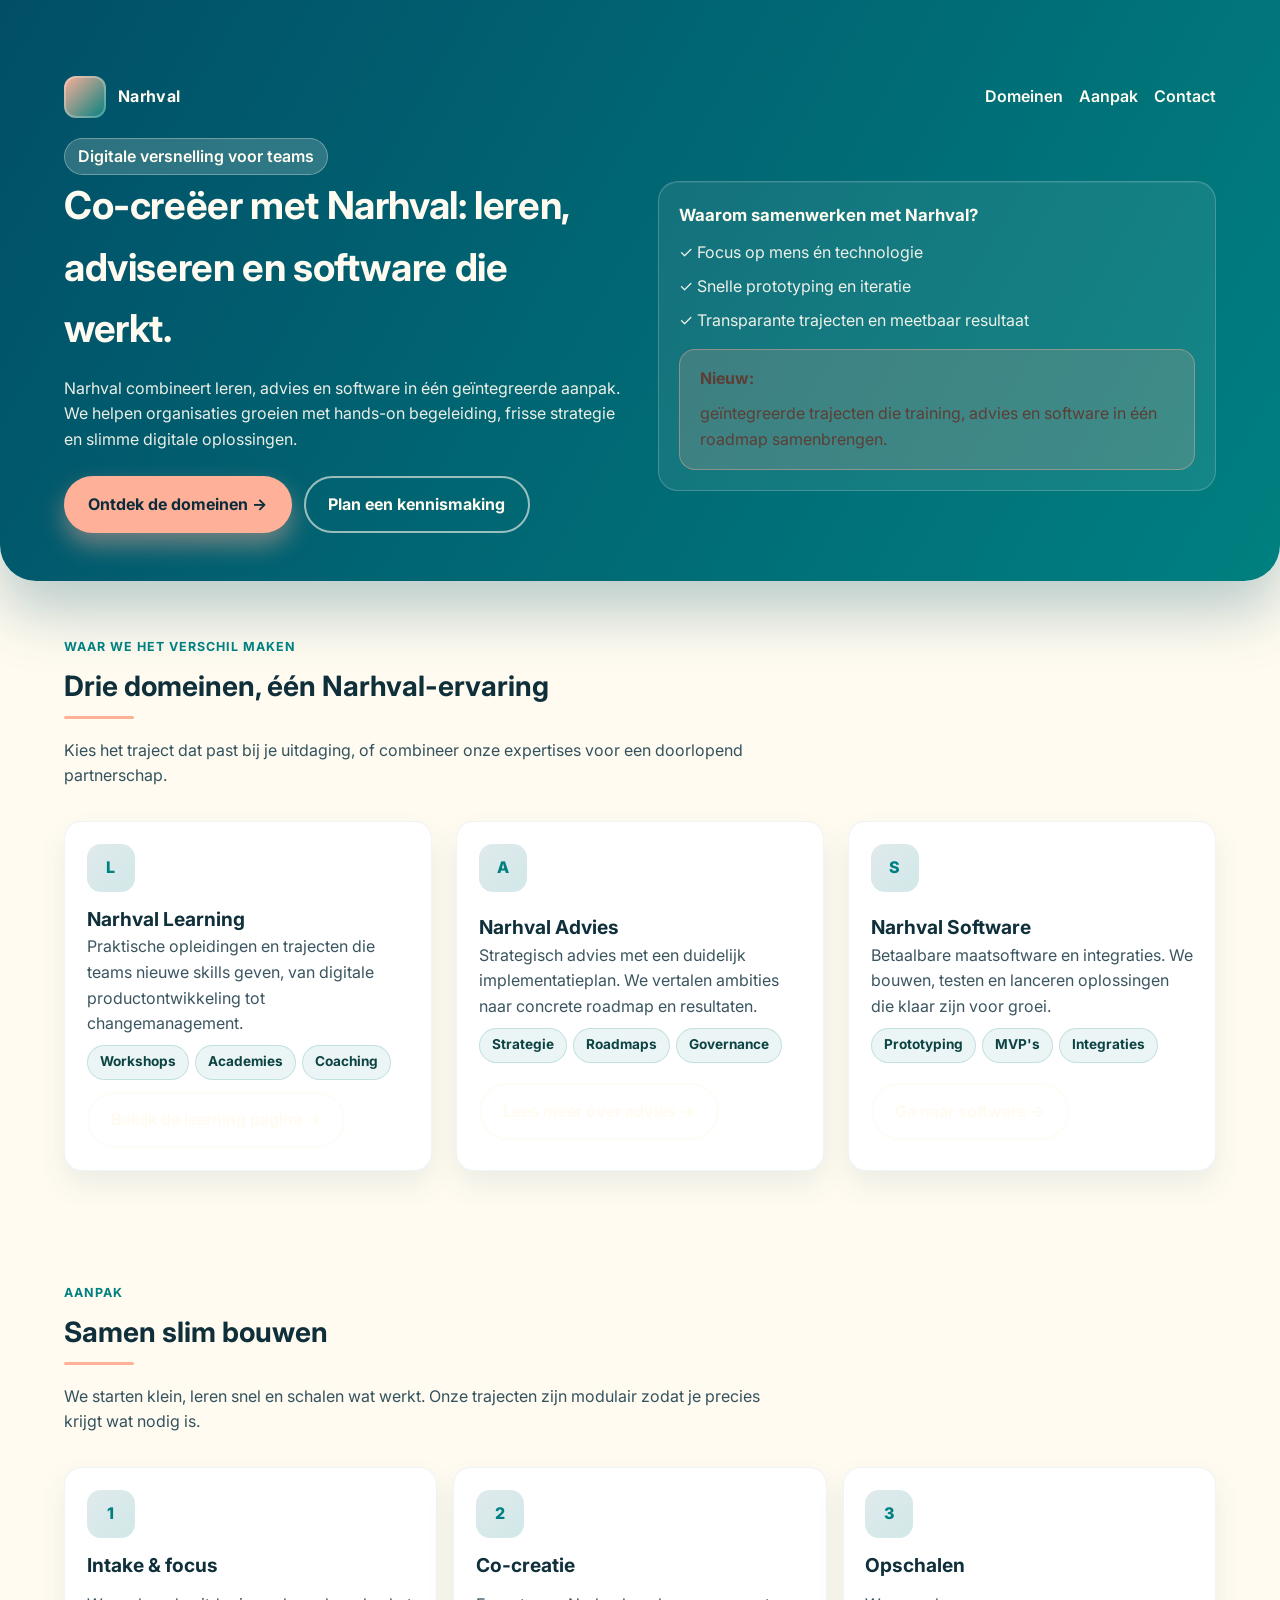
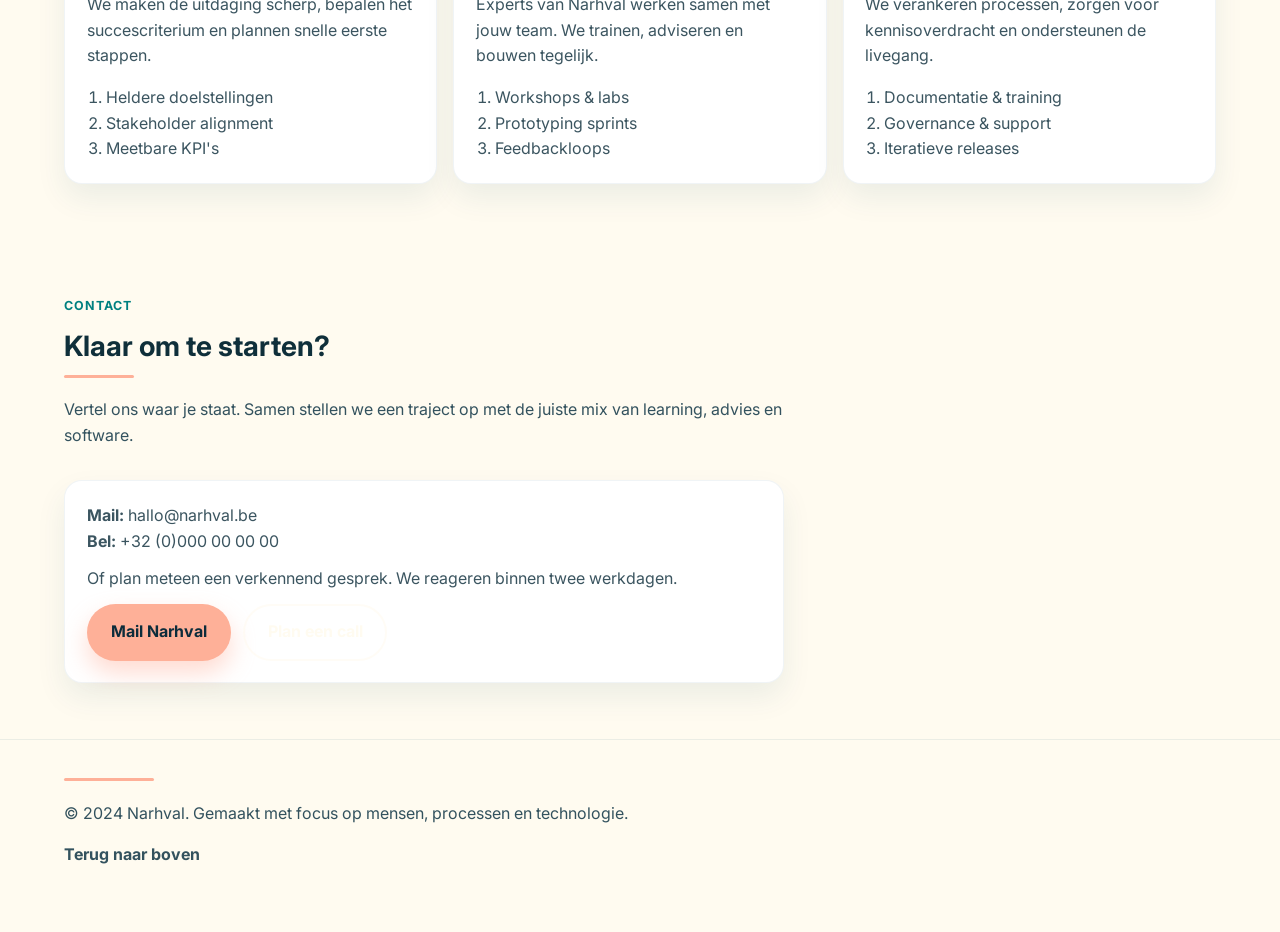
<file: index.html>
<!doctype html>
<html lang="nl">
<head>
  <meta charset="utf-8" />
  <meta name="viewport" content="width=device-width, initial-scale=1" />
  <title>Narhval | Learning, Advies & Software</title>
  <link rel="preconnect" href="https://fonts.googleapis.com">
  <link rel="preconnect" href="https://fonts.gstatic.com" crossorigin>
  <link href="https://fonts.googleapis.com/css2?family=Inter:wght@400;600;700&display=swap" rel="stylesheet">
  <link rel="stylesheet" href="style.css" />
</head>
<body>
  <header class="gradient-hero">
    <div class="container">
      <nav class="navbar">
        <div class="brand">
          <div class="brand-mark" aria-hidden="true"></div>
          <span>Narhval</span>
        </div>
        <div class="nav-links">
          <a href="#domeinen">Domeinen</a>
          <a href="#aanpak">Aanpak</a>
          <a href="#contact">Contact</a>
        </div>
      </nav>

      <div class="hero-grid">
        <div class="hero-content">
          <div class="badge">Digitale versnelling voor teams</div>
          <h1>Co-creëer met Narhval: leren, adviseren en software die werkt.</h1>
          <p>Narhval combineert leren, advies en software in één geïntegreerde aanpak. We helpen organisaties groeien met hands-on begeleiding, frisse strategie en slimme digitale oplossingen.</p>
          <div class="hero-actions">
            <a class="btn btn-primary" href="#domeinen">Ontdek de domeinen →</a>
            <a class="btn btn-secondary" href="#contact">Plan een kennismaking</a>
          </div>
        </div>
        <div class="hero-panel">
          <h3>Waarom samenwerken met Narhval?</h3>
          <ul>
            <li>✓ Focus op mens én technologie</li>
            <li>✓ Snelle prototyping en iteratie</li>
            <li>✓ Transparante trajecten en meetbaar resultaat</li>
          </ul>
          <div class="highlight-strip" style="margin-top: 1rem;">
            <strong>Nieuw:</strong> geïntegreerde trajecten die training, advies en software in één roadmap samenbrengen.
          </div>
        </div>
      </div>
    </div>
  </header>

  <main>
    <section class="section" id="domeinen">
      <div class="container">
        <div class="section-header">
          <div class="section-kicker">Waar we het verschil maken</div>
          <h2 class="section-title">Drie domeinen, één Narhval-ervaring</h2>
          <p class="section-description">Kies het traject dat past bij je uitdaging, of combineer onze expertises voor een doorlopend partnerschap.</p>
        </div>

        <div class="card-grid">
          <article class="card">
            <div class="card-icon" aria-hidden="true">L</div>
            <div>
              <h3>Narhval Learning</h3>
              <p>Praktische opleidingen en trajecten die teams nieuwe skills geven, van digitale productontwikkeling tot changemanagement.</p>
              <ul class="tag-list">
                <li class="tag">Workshops</li>
                <li class="tag">Academies</li>
                <li class="tag">Coaching</li>
              </ul>
            </div>
            <div>
              <a class="btn btn-secondary" href="learning.html">Bekijk de learning pagina →</a>
            </div>
          </article>

          <article class="card">
            <div class="card-icon" aria-hidden="true">A</div>
            <div>
              <h3>Narhval Advies</h3>
              <p>Strategisch advies met een duidelijk implementatieplan. We vertalen ambities naar concrete roadmap en resultaten.</p>
              <ul class="tag-list">
                <li class="tag">Strategie</li>
                <li class="tag">Roadmaps</li>
                <li class="tag">Governance</li>
              </ul>
            </div>
            <div>
              <a class="btn btn-secondary" href="advies.html">Lees meer over advies →</a>
            </div>
          </article>

          <article class="card">
            <div class="card-icon" aria-hidden="true">S</div>
            <div>
              <h3>Narhval Software</h3>
              <p>Betaalbare maatsoftware en integraties. We bouwen, testen en lanceren oplossingen die klaar zijn voor groei.</p>
              <ul class="tag-list">
                <li class="tag">Prototyping</li>
                <li class="tag">MVP's</li>
                <li class="tag">Integraties</li>
              </ul>
            </div>
            <div>
              <a class="btn btn-secondary" href="software.html">Ga naar software →</a>
            </div>
          </article>
        </div>
      </div>
    </section>

    <section class="section" id="aanpak">
      <div class="container">
        <div class="section-header">
          <div class="section-kicker">Aanpak</div>
          <h2 class="section-title">Samen slim bouwen</h2>
          <p class="section-description">We starten klein, leren snel en schalen wat werkt. Onze trajecten zijn modulair zodat je precies krijgt wat nodig is.</p>
        </div>

        <div class="detail-grid">
          <article class="card">
            <div class="card-icon" aria-hidden="true">1</div>
            <h3>Intake & focus</h3>
            <p>We maken de uitdaging scherp, bepalen het succescriterium en plannen snelle eerste stappen.</p>
            <ol class="feature-list">
              <li>Heldere doelstellingen</li>
              <li>Stakeholder alignment</li>
              <li>Meetbare KPI's</li>
            </ol>
          </article>
          <article class="card">
            <div class="card-icon" aria-hidden="true">2</div>
            <h3>Co-creatie</h3>
            <p>Experts van Narhval werken samen met jouw team. We trainen, adviseren en bouwen tegelijk.</p>
            <ol class="feature-list">
              <li>Workshops & labs</li>
              <li>Prototyping sprints</li>
              <li>Feedbackloops</li>
            </ol>
          </article>
          <article class="card">
            <div class="card-icon" aria-hidden="true">3</div>
            <h3>Opschalen</h3>
            <p>We verankeren processen, zorgen voor kennisoverdracht en ondersteunen de livegang.</p>
            <ol class="feature-list">
              <li>Documentatie & training</li>
              <li>Governance & support</li>
              <li>Iteratieve releases</li>
            </ol>
          </article>
        </div>
      </div>
    </section>

    <section class="section" id="contact">
      <div class="container">
        <div class="section-header">
          <div class="section-kicker">Contact</div>
          <h2 class="section-title">Klaar om te starten?</h2>
          <p class="section-description">Vertel ons waar je staat. Samen stellen we een traject op met de juiste mix van learning, advies en software.</p>
        </div>

        <div class="card" style="max-width: 720px;">
          <p><strong>Mail:</strong> hallo@narhval.be<br><strong>Bel:</strong> +32 (0)000 00 00 00</p>
          <p>Of plan meteen een verkennend gesprek. We reageren binnen twee werkdagen.</p>
          <div class="hero-actions">
            <a class="btn btn-primary" href="mailto:hallo@narhval.be">Mail Narhval</a>
            <a class="btn btn-secondary" href="#">Plan een call</a>
          </div>
        </div>
      </div>
    </section>
  </main>

  <footer class="footer">
    <div class="container">
      <div class="section-divider"></div>
      <p>© 2024 Narhval. Gemaakt met focus op mensen, processen en technologie.</p>
      <p><a href="#domeinen">Terug naar boven</a></p>
    </div>
  </footer>
</body>
</html>
</file>
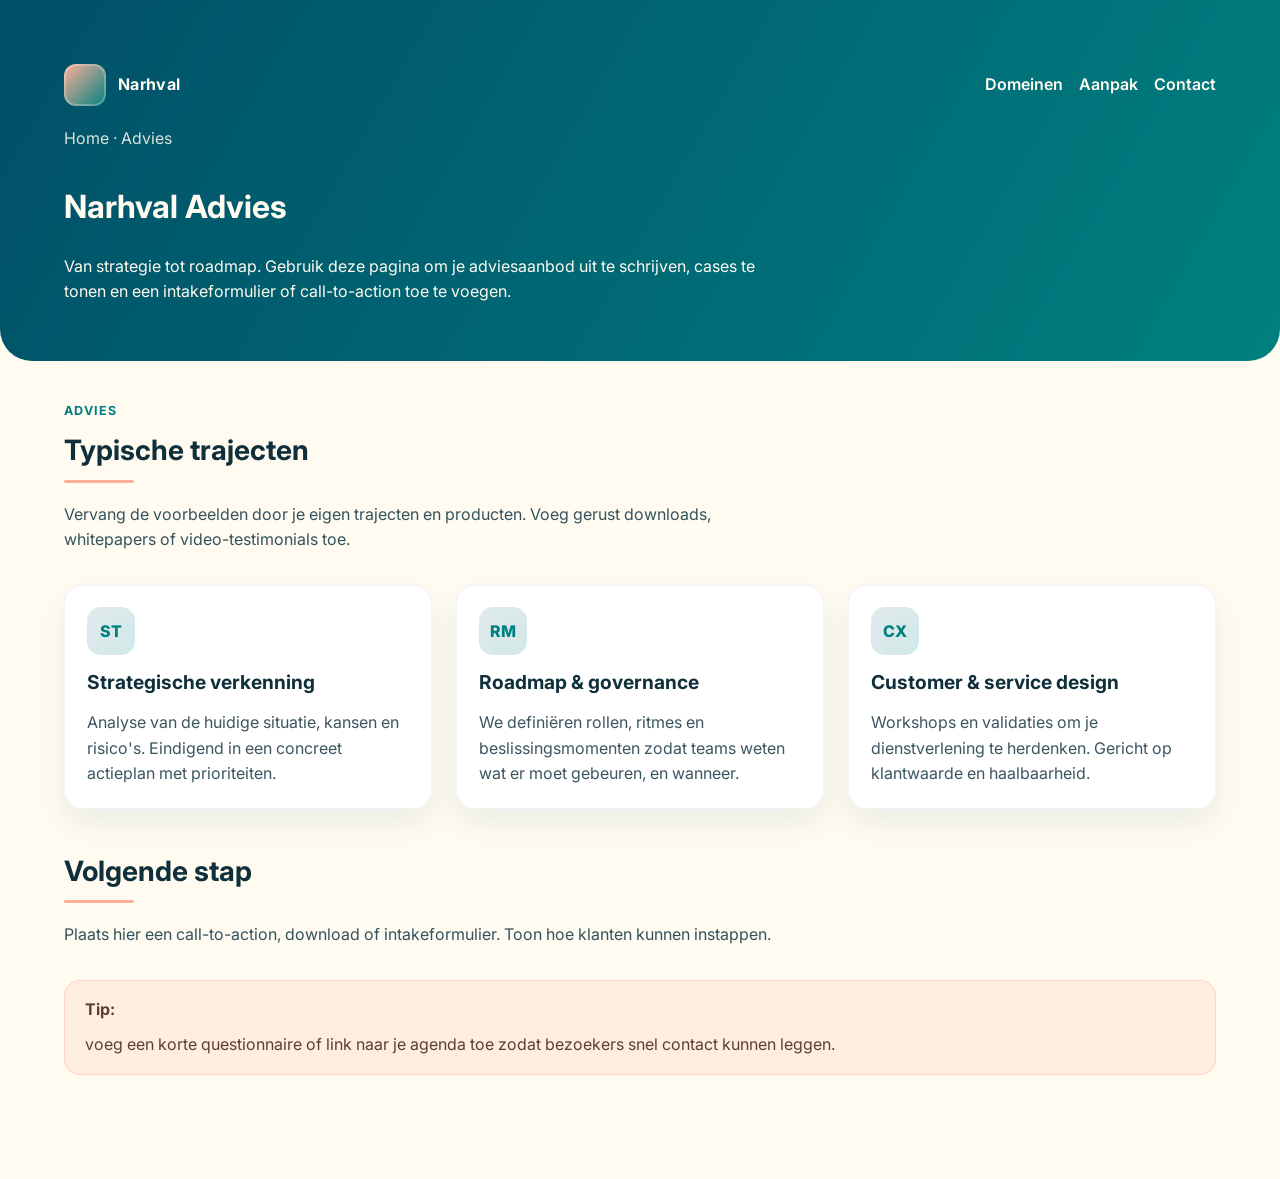
<file: advies.html>
<!doctype html>
<html lang="nl">
<head>
  <meta charset="utf-8" />
  <meta name="viewport" content="width=device-width, initial-scale=1" />
  <title>Narhval Advies</title>
  <link rel="preconnect" href="https://fonts.googleapis.com">
  <link rel="preconnect" href="https://fonts.gstatic.com" crossorigin>
  <link href="https://fonts.googleapis.com/css2?family=Inter:wght@400;600;700&display=swap" rel="stylesheet">
  <link rel="stylesheet" href="style.css" />
</head>
<body>
  <header class="subpage-hero">
    <div class="container">
      <nav class="navbar">
        <div class="brand">
          <div class="brand-mark" aria-hidden="true"></div>
          <span>Narhval</span>
        </div>
        <div class="nav-links">
          <a href="index.html#domeinen">Domeinen</a>
          <a href="index.html#aanpak">Aanpak</a>
          <a href="index.html#contact">Contact</a>
        </div>
      </nav>

      <div class="breadcrumb">Home · Advies</div>
      <h1>Narhval Advies</h1>
      <p style="max-width: 720px;">Van strategie tot roadmap. Gebruik deze pagina om je adviesaanbod uit te schrijven, cases te tonen en een intakeformulier of call-to-action toe te voegen.</p>
    </div>
  </header>

  <main class="subpage-content">
    <div class="container">
      <div class="section-header">
        <div class="section-kicker">Advies</div>
        <h2 class="section-title">Typische trajecten</h2>
        <p class="section-description">Vervang de voorbeelden door je eigen trajecten en producten. Voeg gerust downloads, whitepapers of video-testimonials toe.</p>
      </div>

      <div class="card-grid">
        <article class="card">
          <div class="card-icon" aria-hidden="true">ST</div>
          <h3>Strategische verkenning</h3>
          <p>Analyse van de huidige situatie, kansen en risico's. Eindigend in een concreet actieplan met prioriteiten.</p>
        </article>
        <article class="card">
          <div class="card-icon" aria-hidden="true">RM</div>
          <h3>Roadmap & governance</h3>
          <p>We definiëren rollen, ritmes en beslissingsmomenten zodat teams weten wat er moet gebeuren, en wanneer.</p>
        </article>
        <article class="card">
          <div class="card-icon" aria-hidden="true">CX</div>
          <h3>Customer & service design</h3>
          <p>Workshops en validaties om je dienstverlening te herdenken. Gericht op klantwaarde en haalbaarheid.</p>
        </article>
      </div>

      <div class="section" style="padding-top: 2rem;">
        <div class="section-header">
          <h2 class="section-title">Volgende stap</h2>
          <p class="section-description">Plaats hier een call-to-action, download of intakeformulier. Toon hoe klanten kunnen instappen.</p>
        </div>
        <div class="highlight-strip">
          <strong>Tip:</strong> voeg een korte questionnaire of link naar je agenda toe zodat bezoekers snel contact kunnen leggen.
        </div>
      </div>
    </div>
  </main>
</body>
</html>
</file>
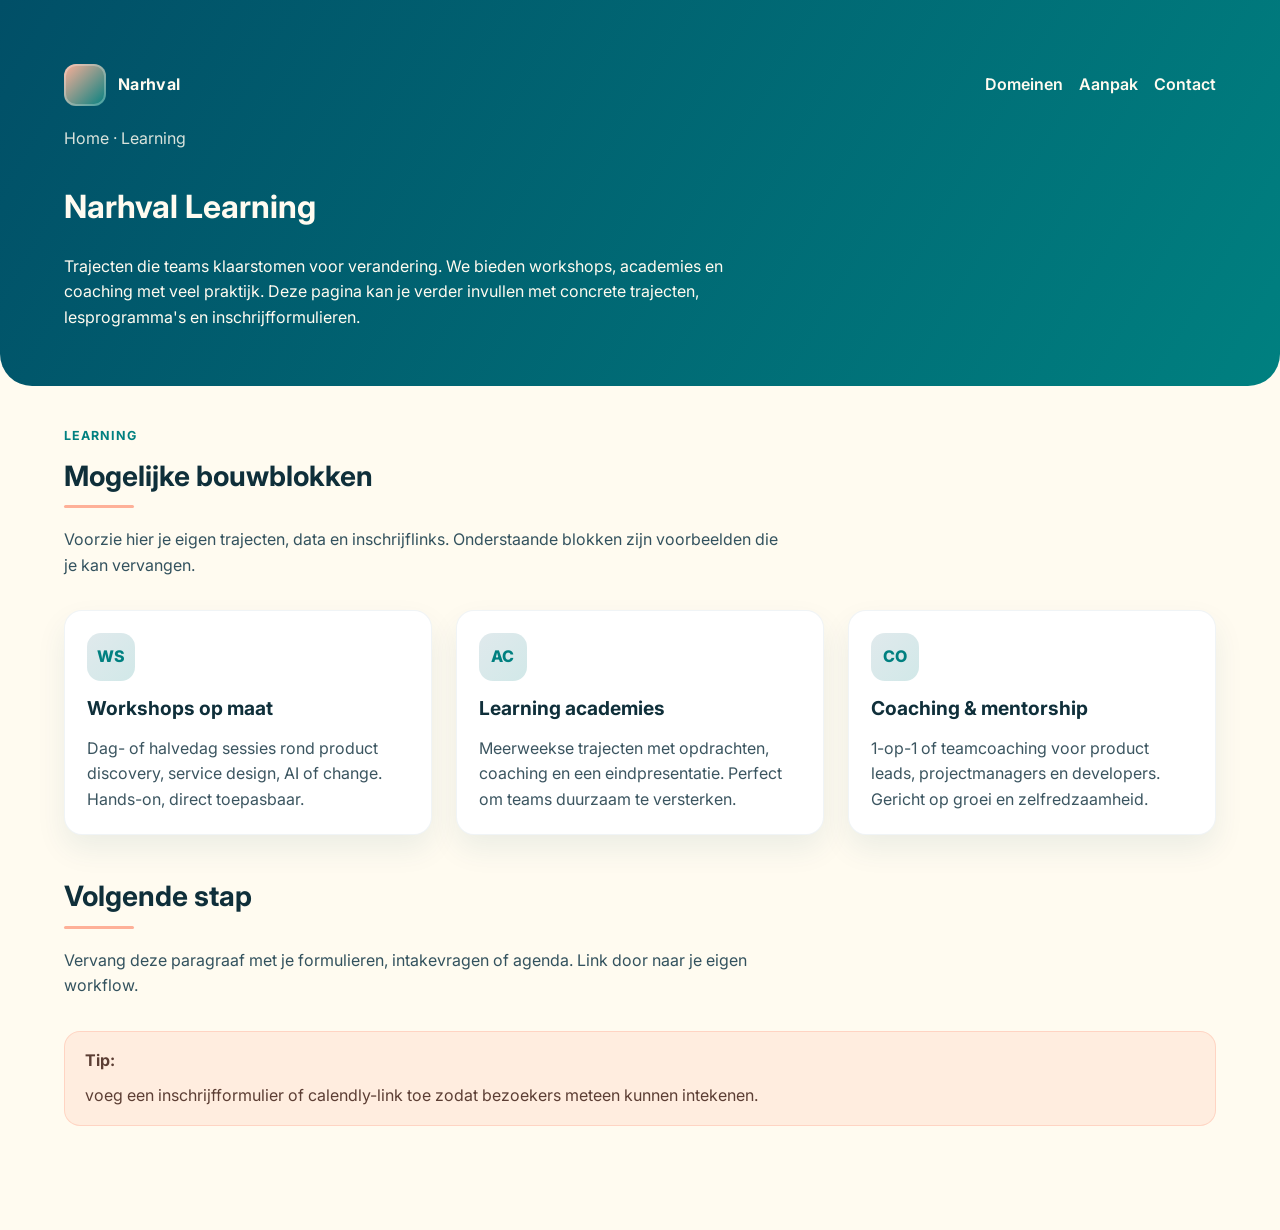
<file: learning.html>
<!doctype html>
<html lang="nl">
<head>
  <meta charset="utf-8" />
  <meta name="viewport" content="width=device-width, initial-scale=1" />
  <title>Narhval Learning</title>
  <link rel="preconnect" href="https://fonts.googleapis.com">
  <link rel="preconnect" href="https://fonts.gstatic.com" crossorigin>
  <link href="https://fonts.googleapis.com/css2?family=Inter:wght@400;600;700&display=swap" rel="stylesheet">
  <link rel="stylesheet" href="style.css" />
</head>
<body>
  <header class="subpage-hero">
    <div class="container">
      <nav class="navbar">
        <div class="brand">
          <div class="brand-mark" aria-hidden="true"></div>
          <span>Narhval</span>
        </div>
        <div class="nav-links">
          <a href="index.html#domeinen">Domeinen</a>
          <a href="index.html#aanpak">Aanpak</a>
          <a href="index.html#contact">Contact</a>
        </div>
      </nav>

      <div class="breadcrumb">Home · Learning</div>
      <h1>Narhval Learning</h1>
      <p style="max-width: 720px;">Trajecten die teams klaarstomen voor verandering. We bieden workshops, academies en coaching met veel praktijk. Deze pagina kan je verder invullen met concrete trajecten, lesprogramma's en inschrijfformulieren.</p>
    </div>
  </header>

  <main class="subpage-content">
    <div class="container">
      <div class="section-header">
        <div class="section-kicker">Learning</div>
        <h2 class="section-title">Mogelijke bouwblokken</h2>
        <p class="section-description">Voorzie hier je eigen trajecten, data en inschrijflinks. Onderstaande blokken zijn voorbeelden die je kan vervangen.</p>
      </div>

      <div class="card-grid">
        <article class="card">
          <div class="card-icon" aria-hidden="true">WS</div>
          <h3>Workshops op maat</h3>
          <p>Dag- of halvedag sessies rond product discovery, service design, AI of change. Hands-on, direct toepasbaar.</p>
        </article>
        <article class="card">
          <div class="card-icon" aria-hidden="true">AC</div>
          <h3>Learning academies</h3>
          <p>Meerweekse trajecten met opdrachten, coaching en een eindpresentatie. Perfect om teams duurzaam te versterken.</p>
        </article>
        <article class="card">
          <div class="card-icon" aria-hidden="true">CO</div>
          <h3>Coaching & mentorship</h3>
          <p>1-op-1 of teamcoaching voor product leads, projectmanagers en developers. Gericht op groei en zelfredzaamheid.</p>
        </article>
      </div>

      <div class="section" style="padding-top: 2rem;">
        <div class="section-header">
          <h2 class="section-title">Volgende stap</h2>
          <p class="section-description">Vervang deze paragraaf met je formulieren, intakevragen of agenda. Link door naar je eigen workflow.</p>
        </div>
        <div class="highlight-strip">
          <strong>Tip:</strong> voeg een inschrijfformulier of calendly-link toe zodat bezoekers meteen kunnen intekenen.
        </div>
      </div>
    </div>
  </main>
</body>
</html>
</file>
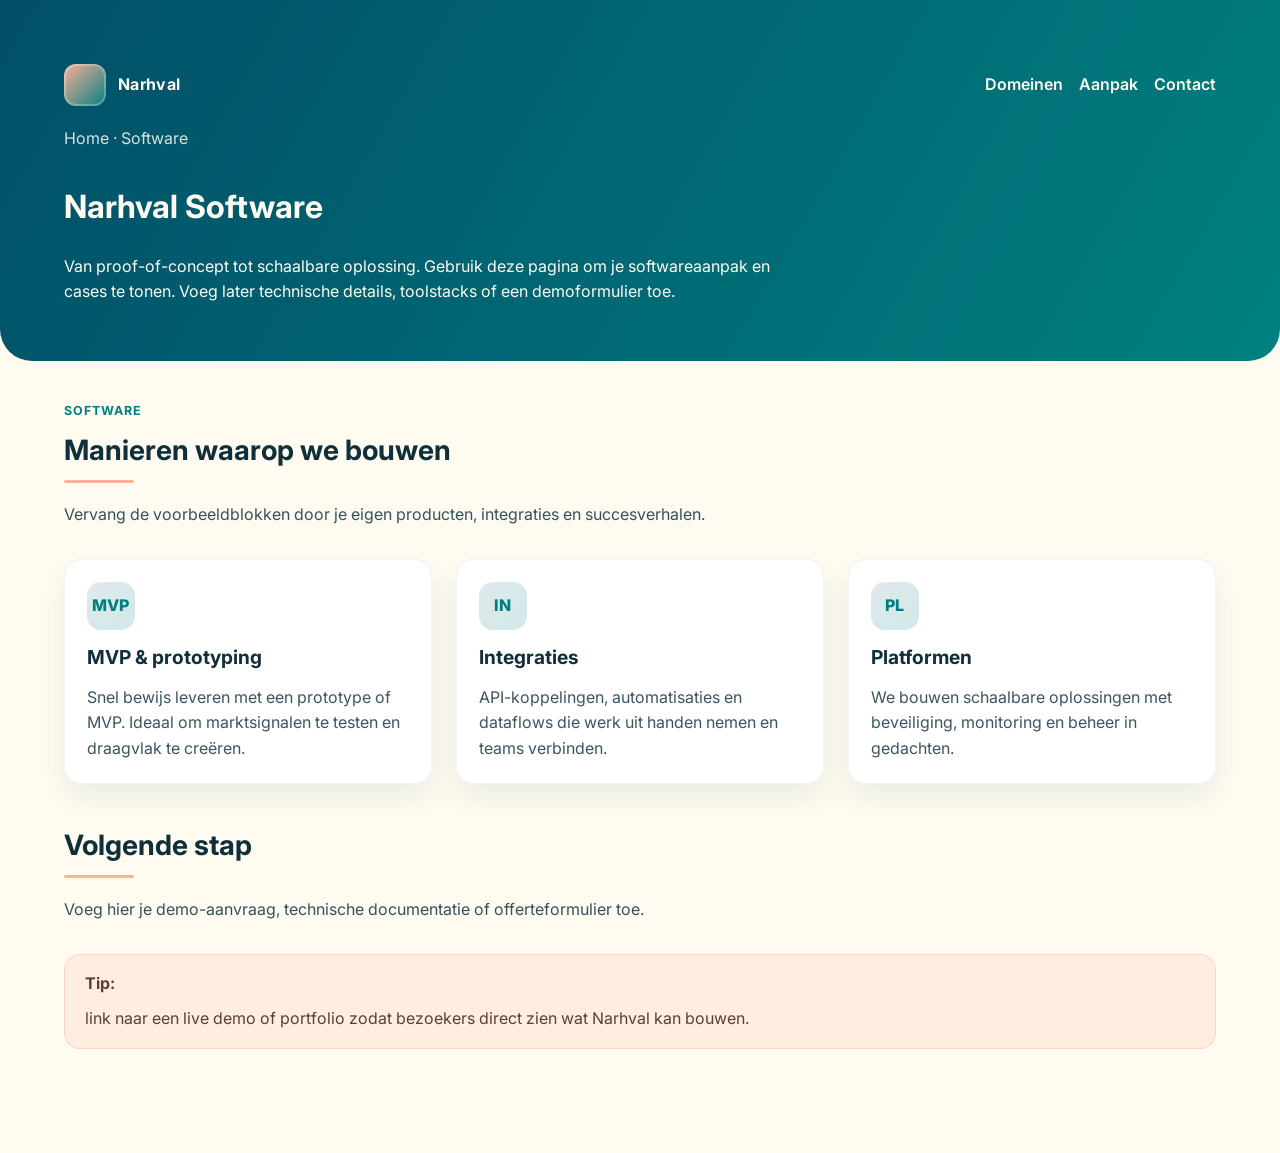
<file: software.html>
<!doctype html>
<html lang="nl">
<head>
  <meta charset="utf-8" />
  <meta name="viewport" content="width=device-width, initial-scale=1" />
  <title>Narhval Software</title>
  <link rel="preconnect" href="https://fonts.googleapis.com">
  <link rel="preconnect" href="https://fonts.gstatic.com" crossorigin>
  <link href="https://fonts.googleapis.com/css2?family=Inter:wght@400;600;700&display=swap" rel="stylesheet">
  <link rel="stylesheet" href="style.css" />
</head>
<body>
  <header class="subpage-hero">
    <div class="container">
      <nav class="navbar">
        <div class="brand">
          <div class="brand-mark" aria-hidden="true"></div>
          <span>Narhval</span>
        </div>
        <div class="nav-links">
          <a href="index.html#domeinen">Domeinen</a>
          <a href="index.html#aanpak">Aanpak</a>
          <a href="index.html#contact">Contact</a>
        </div>
      </nav>

      <div class="breadcrumb">Home · Software</div>
      <h1>Narhval Software</h1>
      <p style="max-width: 720px;">Van proof-of-concept tot schaalbare oplossing. Gebruik deze pagina om je softwareaanpak en cases te tonen. Voeg later technische details, toolstacks of een demoformulier toe.</p>
    </div>
  </header>

  <main class="subpage-content">
    <div class="container">
      <div class="section-header">
        <div class="section-kicker">Software</div>
        <h2 class="section-title">Manieren waarop we bouwen</h2>
        <p class="section-description">Vervang de voorbeeldblokken door je eigen producten, integraties en succesverhalen.</p>
      </div>

      <div class="card-grid">
        <article class="card">
          <div class="card-icon" aria-hidden="true">MVP</div>
          <h3>MVP & prototyping</h3>
          <p>Snel bewijs leveren met een prototype of MVP. Ideaal om marktsignalen te testen en draagvlak te creëren.</p>
        </article>
        <article class="card">
          <div class="card-icon" aria-hidden="true">IN</div>
          <h3>Integraties</h3>
          <p>API-koppelingen, automatisaties en dataflows die werk uit handen nemen en teams verbinden.</p>
        </article>
        <article class="card">
          <div class="card-icon" aria-hidden="true">PL</div>
          <h3>Platformen</h3>
          <p>We bouwen schaalbare oplossingen met beveiliging, monitoring en beheer in gedachten.</p>
        </article>
      </div>

      <div class="section" style="padding-top: 2rem;">
        <div class="section-header">
          <h2 class="section-title">Volgende stap</h2>
          <p class="section-description">Voeg hier je demo-aanvraag, technische documentatie of offerteformulier toe.</p>
        </div>
        <div class="highlight-strip">
          <strong>Tip:</strong> link naar een live demo of portfolio zodat bezoekers direct zien wat Narhval kan bouwen.
        </div>
      </div>
    </div>
  </main>
</body>
</html>
</file>
<file: style.css>
:root {
  --primary: #014f67;
  --accent: #feb098;
  --teal: #008080;
  --cream: #fffbf0;
  --text: #0f2f3a;
  --card-shadow: 0 14px 30px rgba(1, 79, 103, 0.08);
}

* {
  box-sizing: border-box;
}

body {
  margin: 0;
  background: var(--cream);
  color: var(--text);
  font-family: 'Inter', 'Segoe UI', system-ui, -apple-system, sans-serif;
  line-height: 1.6;
}

a {
  color: inherit;
  text-decoration: none;
}

a:hover {
  color: var(--teal);
}

.container {
  max-width: 1200px;
  margin: 0 auto;
  padding: 0 1.5rem;
}

.navbar {
  display: flex;
  align-items: center;
  justify-content: space-between;
  padding: 1.25rem 0;
}

.brand {
  display: flex;
  align-items: center;
  gap: 0.75rem;
  font-weight: 700;
  letter-spacing: 0.02em;
  color: var(--cream);
}

.brand-mark {
  width: 42px;
  height: 42px;
  border-radius: 12px;
  background: linear-gradient(135deg, var(--accent), var(--teal));
  box-shadow: inset 0 0 0 2px rgba(255, 255, 255, 0.25);
}

.nav-links {
  display: flex;
  gap: 1rem;
  font-weight: 600;
}

.gradient-hero {
  background: linear-gradient(120deg, var(--primary), var(--teal));
  color: var(--cream);
  padding: 3.5rem 0 3rem;
  border-bottom-left-radius: 36px;
  border-bottom-right-radius: 36px;
  box-shadow: 0 30px 60px rgba(1, 79, 103, 0.28);
}

.hero-grid {
  display: grid;
  grid-template-columns: repeat(auto-fit, minmax(280px, 1fr));
  gap: 2.25rem;
  align-items: center;
}

.hero-content h1 {
  margin: 0 0 1rem;
  font-size: clamp(2rem, 3vw, 2.8rem);
  letter-spacing: -0.01em;
}

.hero-content p {
  margin: 0 0 1.5rem;
  color: rgba(255, 251, 240, 0.92);
}

.hero-actions {
  display: flex;
  gap: 0.75rem;
  flex-wrap: wrap;
}

.btn {
  display: inline-flex;
  align-items: center;
  gap: 0.4rem;
  padding: 0.85rem 1.4rem;
  border-radius: 999px;
  font-weight: 700;
  border: 2px solid transparent;
  transition: transform 150ms ease, box-shadow 150ms ease, background 150ms ease;
}

.btn-primary {
  background: var(--accent);
  color: #0c2c3b;
  box-shadow: 0 12px 25px rgba(254, 176, 152, 0.45);
}

.btn-primary:hover {
  transform: translateY(-2px);
}

.btn-secondary {
  border-color: rgba(255, 251, 240, 0.6);
  color: var(--cream);
}

.hero-panel {
  background: rgba(255, 251, 240, 0.08);
  border: 1px solid rgba(255, 251, 240, 0.2);
  border-radius: 20px;
  padding: 1.25rem;
  box-shadow: inset 0 1px 0 rgba(255, 255, 255, 0.08);
}

.hero-panel h3 {
  margin: 0 0 0.75rem;
  font-size: 1.05rem;
}

.hero-panel ul {
  list-style: none;
  padding: 0;
  margin: 0;
  display: grid;
  gap: 0.5rem;
}

.hero-panel li {
  display: flex;
  align-items: center;
  gap: 0.6rem;
  color: rgba(255, 251, 240, 0.92);
}

.badge {
  padding: 0.3rem 0.8rem;
  border-radius: 999px;
  background: rgba(255, 251, 240, 0.18);
  border: 1px solid rgba(255, 251, 240, 0.3);
  display: inline-flex;
  align-items: center;
  gap: 0.4rem;
  font-weight: 600;
}

.section {
  padding: 3.5rem 0;
}

.section-header {
  margin-bottom: 2rem;
}

.section-kicker {
  font-weight: 700;
  color: var(--teal);
  letter-spacing: 0.08em;
  text-transform: uppercase;
  font-size: 0.78rem;
}

.section-title {
  position: relative;
  display: inline-block;
  margin: 0.45rem 0 0.8rem;
  font-size: 1.75rem;
}

.section-title::after {
  content: '';
  position: absolute;
  left: 0;
  bottom: -10px;
  width: 70px;
  height: 3px;
  background: var(--accent);
  border-radius: 999px;
}

.section-description {
  max-width: 720px;
  color: #33525e;
}

.card-grid {
  display: grid;
  grid-template-columns: repeat(auto-fit, minmax(260px, 1fr));
  gap: 1.5rem;
}

.card {
  background: #ffffff;
  border-radius: 18px;
  padding: 1.35rem;
  box-shadow: var(--card-shadow);
  border: 1px solid rgba(1, 79, 103, 0.06);
  transition: transform 180ms ease, box-shadow 180ms ease;
  display: grid;
  gap: 0.75rem;
}

.card:hover {
  transform: translateY(-4px);
  box-shadow: 0 18px 34px rgba(1, 79, 103, 0.12);
}

.card-icon {
  width: 48px;
  height: 48px;
  border-radius: 14px;
  background: linear-gradient(135deg, rgba(1, 79, 103, 0.12), rgba(0, 128, 128, 0.18));
  display: grid;
  place-items: center;
  color: var(--teal);
  font-weight: 800;
}

.card h3 {
  margin: 0;
  font-size: 1.2rem;
}

.card p {
  margin: 0;
  color: #3b5560;
}

.tag-list {
  display: flex;
  flex-wrap: wrap;
  gap: 0.4rem;
  margin: 0.5rem 0 0;
  padding: 0;
  list-style: none;
}

.tag {
  background: rgba(0, 128, 128, 0.08);
  color: #0d4343;
  padding: 0.35rem 0.75rem;
  border-radius: 999px;
  font-weight: 700;
  font-size: 0.85rem;
  border: 1px solid rgba(0, 128, 128, 0.18);
}

.footer {
  padding: 2rem 0 3rem;
  color: #33525e;
  border-top: 1px solid rgba(1, 79, 103, 0.08);
}

.footer a {
  font-weight: 700;
}

.highlight-strip {
  background: rgba(254, 176, 152, 0.18);
  border: 1px solid rgba(254, 176, 152, 0.4);
  border-radius: 16px;
  padding: 1rem 1.25rem;
  display: grid;
  gap: 0.6rem;
  color: #5c3e34;
}

.subpage-hero {
  background: linear-gradient(120deg, var(--primary), var(--teal));
  color: var(--cream);
  padding: 2.75rem 0 2.5rem;
  border-bottom-left-radius: 32px;
  border-bottom-right-radius: 32px;
}

.breadcrumb {
  display: inline-flex;
  gap: 0.6rem;
  align-items: center;
  margin-bottom: 0.5rem;
  color: rgba(255, 251, 240, 0.85);
}

.subpage-content {
  padding: 2.5rem 0 3rem;
}

.detail-grid {
  display: grid;
  grid-template-columns: repeat(auto-fit, minmax(260px, 1fr));
  gap: 1rem;
}

ol.feature-list {
  padding-left: 1.2rem;
  margin: 0.25rem 0 0;
  color: #3b5560;
}

.section-divider {
  height: 3px;
  width: 90px;
  background: var(--accent);
  border-radius: 999px;
  margin: 0.4rem 0 1.2rem;
}

@media (max-width: 640px) {
  .navbar {
    flex-direction: column;
    align-items: flex-start;
    gap: 0.75rem;
  }

  .nav-links {
    flex-wrap: wrap;
  }
}
</file>
